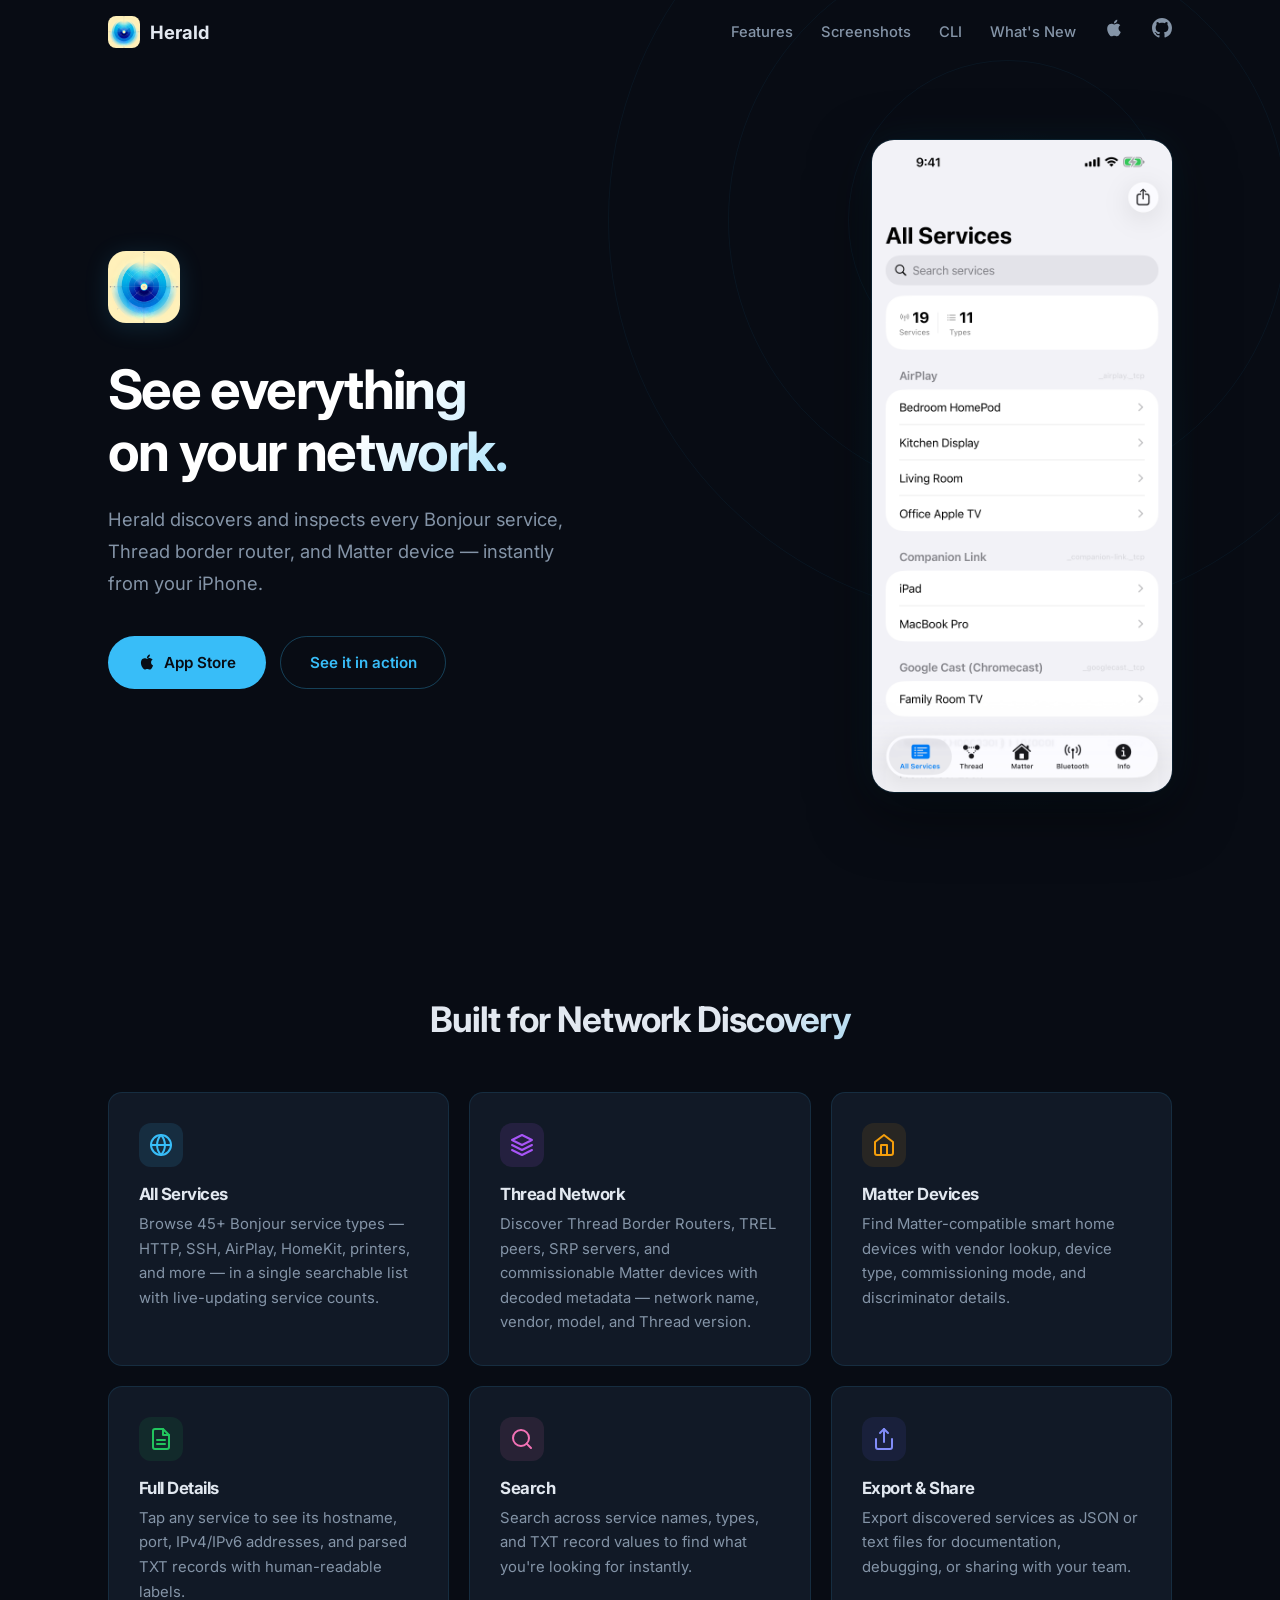
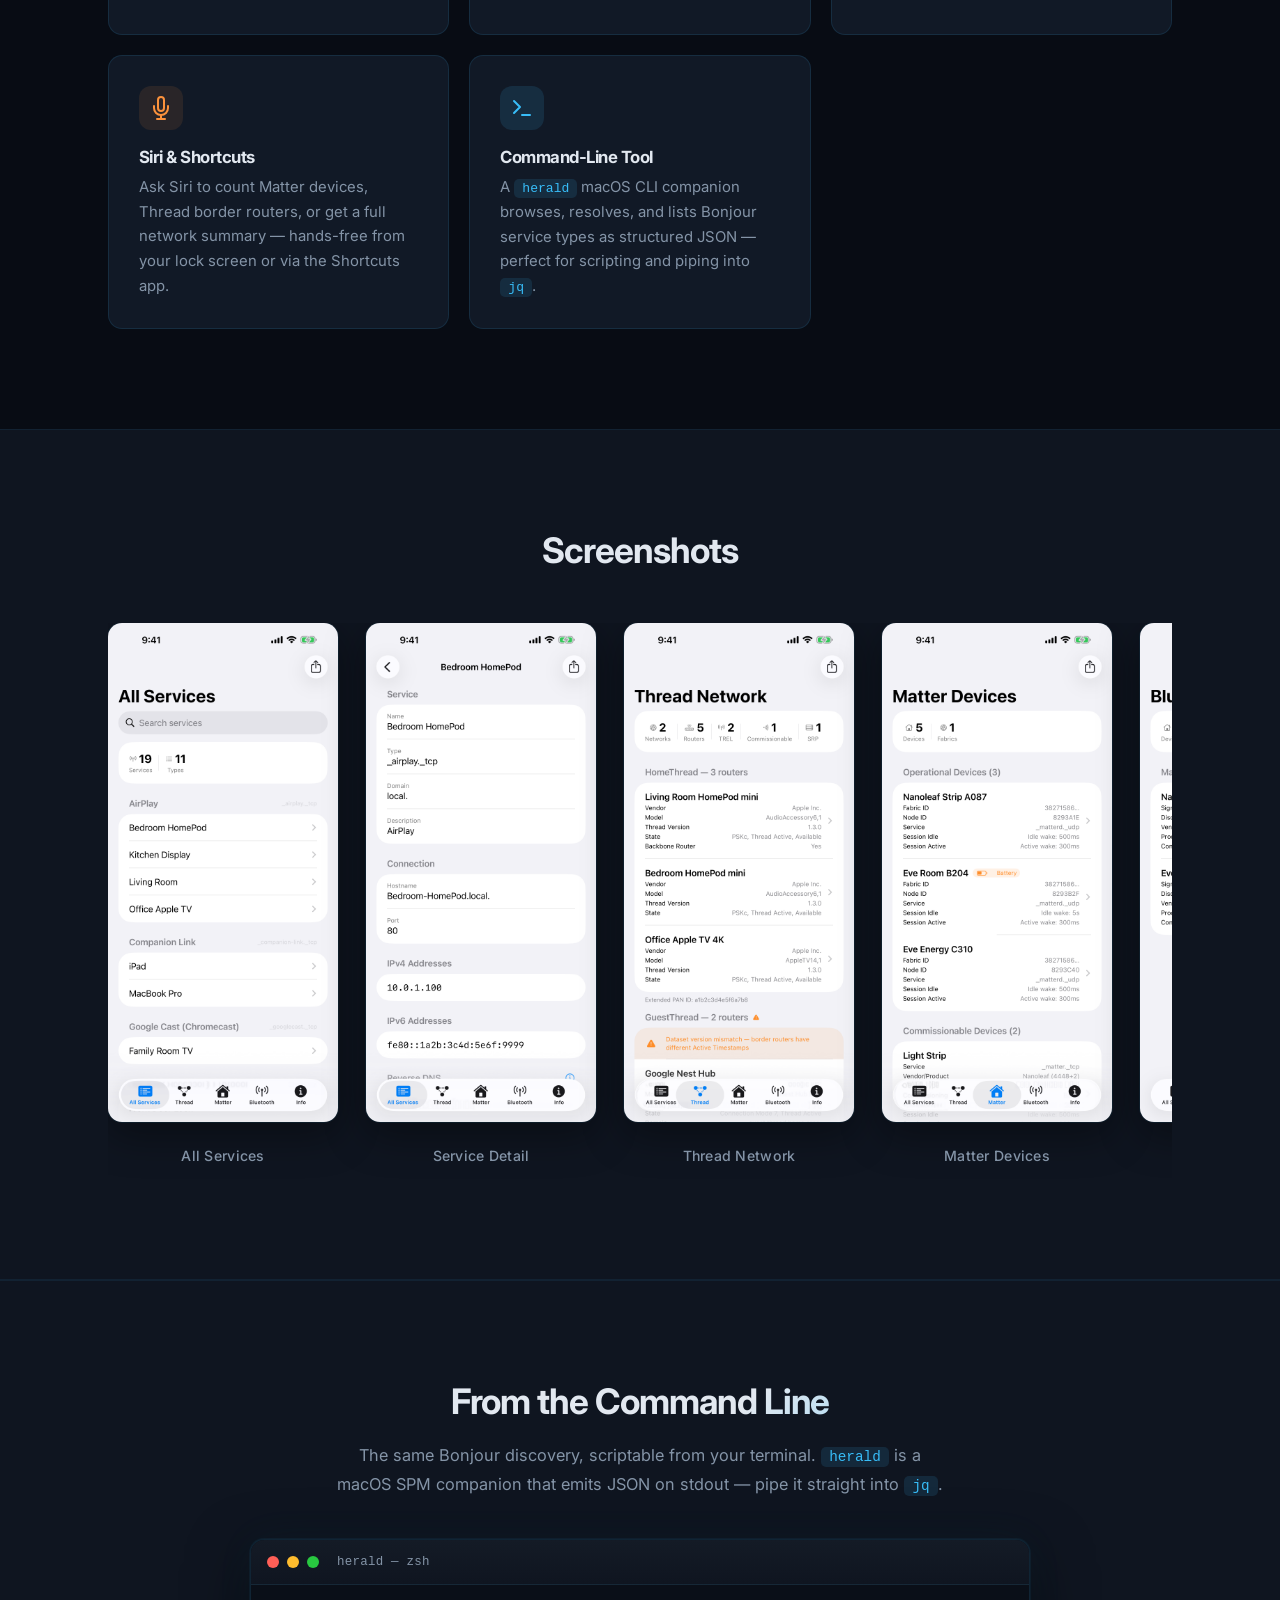
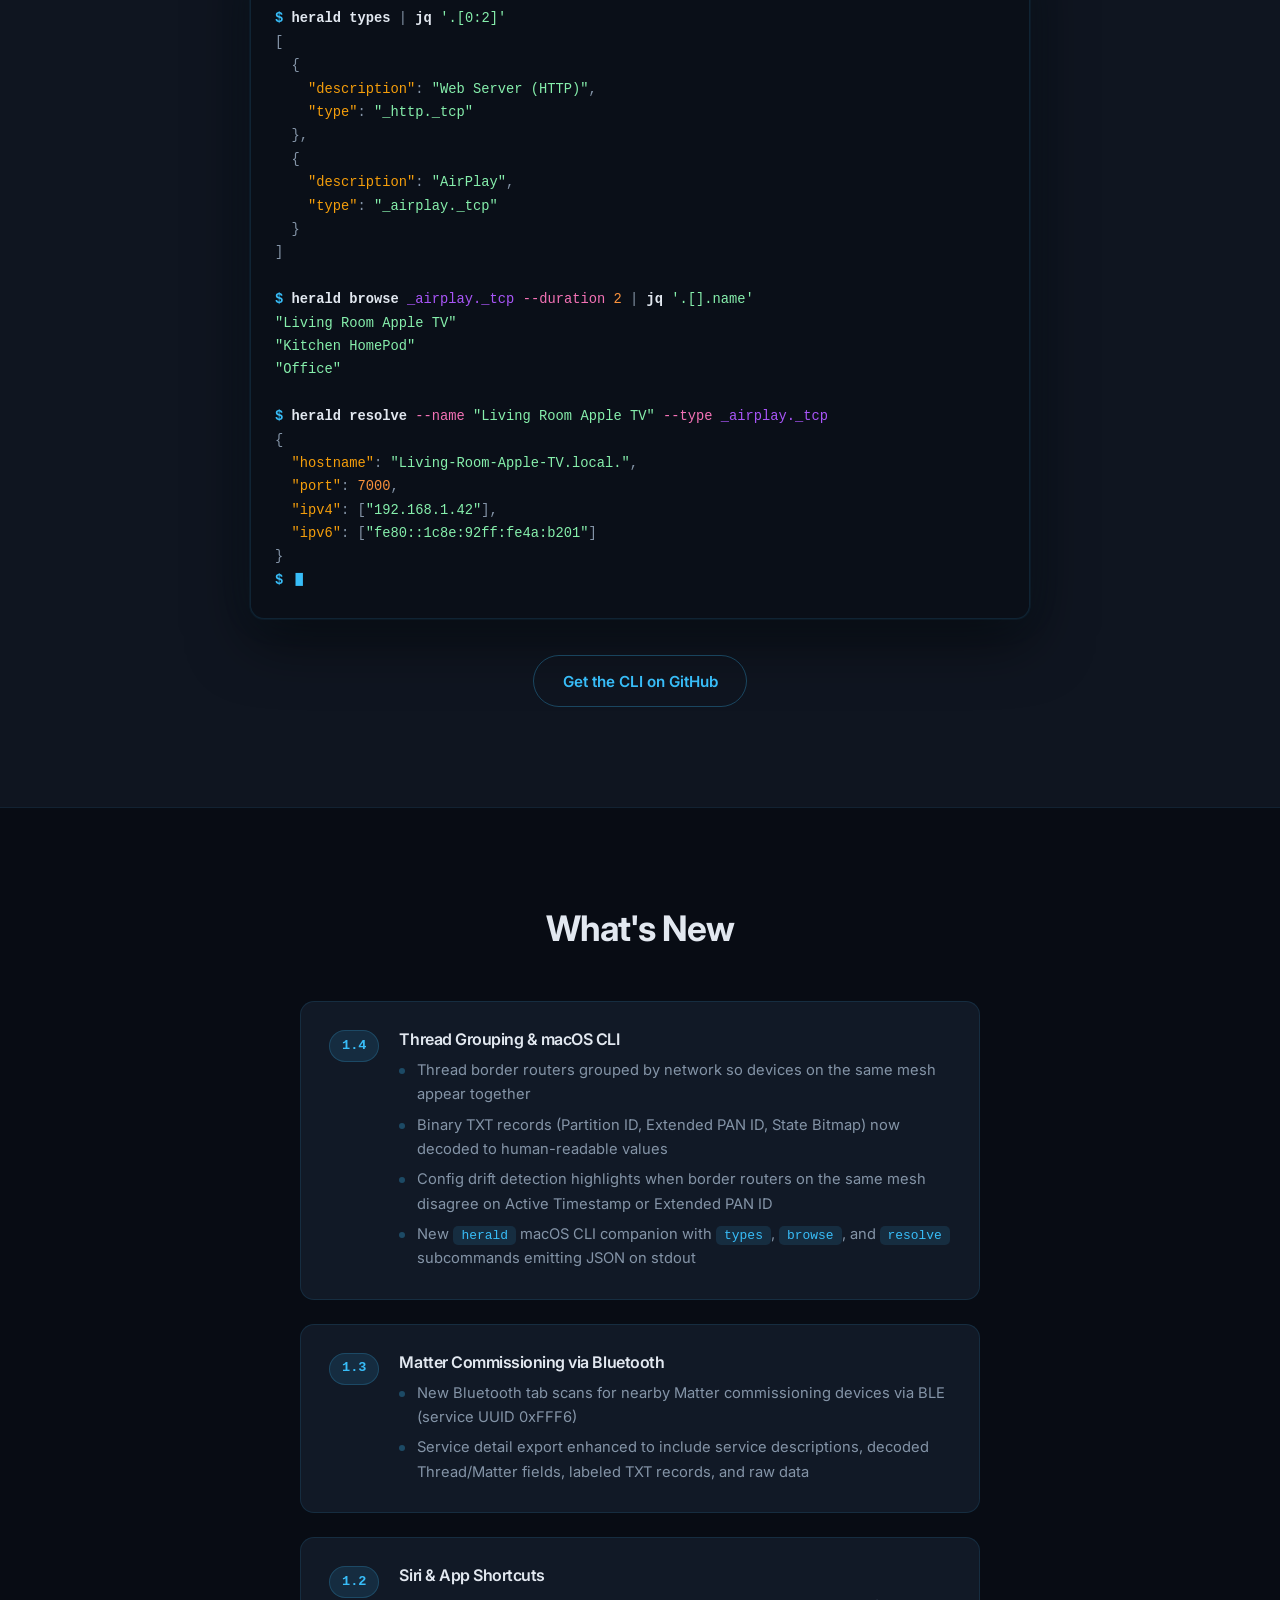
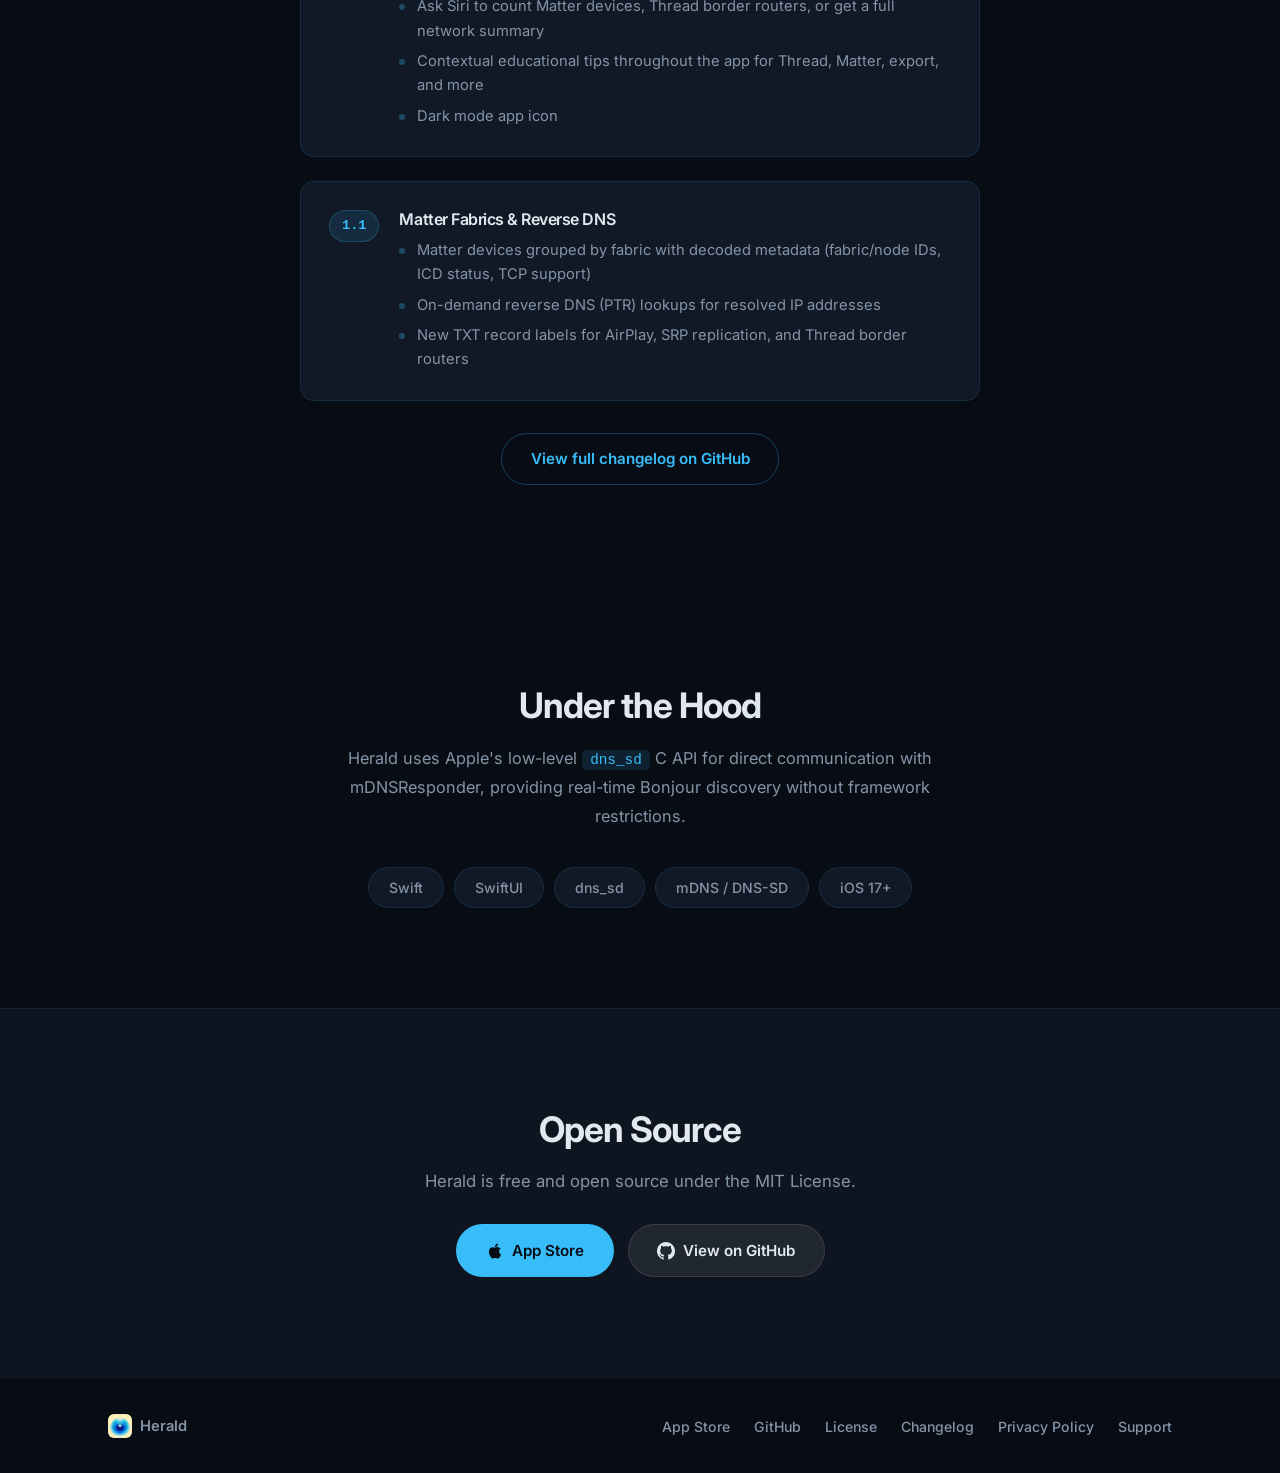
<file: docs/index.html>
<!DOCTYPE html>
<html lang="en">
<head>
  <meta charset="UTF-8">
  <meta name="viewport" content="width=device-width, initial-scale=1.0">
  <title>Herald - Bonjour Network Browser for iOS</title>
  <meta name="description" content="Herald discovers and inspects Bonjour services on your local network. Browse 45+ service types, Thread border routers, and Matter devices from your iPhone.">
  <link rel="icon" type="image/png" sizes="32x32" href="assets/icon/favicon-32.png">
  <link rel="apple-touch-icon" href="assets/icon/apple-touch-icon.png">
  <link rel="preconnect" href="https://fonts.googleapis.com">
  <link rel="preconnect" href="https://fonts.gstatic.com" crossorigin>
  <link rel="stylesheet" href="https://fonts.googleapis.com/css2?family=Inter:wght@400;500;600;700&display=swap">
  <link rel="stylesheet" href="style.css">
</head>
<body>

  <!-- Radar decoration (background) -->
  <div class="radar-bg" aria-hidden="true">
    <div class="radar-ring radar-ring-1"></div>
    <div class="radar-ring radar-ring-2"></div>
    <div class="radar-ring radar-ring-3"></div>
    <div class="radar-pulse"></div>
  </div>

  <!-- Nav -->
  <nav class="nav">
    <div class="container nav-inner">
      <a href="/" class="nav-brand">
        <img src="assets/icon/app-icon.png" alt="" width="32" height="32" class="nav-icon">
        <span>Herald</span>
      </a>
      <div class="nav-links">
        <a href="#features">Features</a>
        <a href="#screenshots">Screenshots</a>
        <a href="#cli">CLI</a>
        <a href="#whats-new">What's New</a>
        <a href="https://apps.apple.com/us/app/herald-bonjour-dns-sd/id6759459419" class="nav-appstore" aria-label="App Store">
          <svg width="20" height="20" viewBox="0 0 24 24" fill="currentColor"><path d="M18.71 19.5c-.83 1.24-1.71 2.45-3.05 2.47-1.34.03-1.77-.79-3.29-.79-1.53 0-2 .77-3.27.82-1.31.05-2.3-1.32-3.14-2.53C4.25 17 2.94 12.45 4.7 9.39c.87-1.52 2.43-2.48 4.12-2.51 1.28-.02 2.5.87 3.29.87.78 0 2.26-1.07 3.8-.91.65.03 2.47.26 3.64 1.98-.09.06-2.17 1.28-2.15 3.81.03 3.02 2.65 4.03 2.68 4.04-.03.07-.42 1.44-1.38 2.83M13 3.5c.73-.83 1.94-1.46 2.94-1.5.13 1.17-.34 2.35-1.04 3.19-.69.85-1.83 1.51-2.95 1.42-.15-1.15.41-2.35 1.05-3.11z"/></svg>
        </a>
        <a href="https://github.com/jessedc/herald-ios-bonjour-browser" class="nav-github" aria-label="GitHub">
          <svg width="20" height="20" viewBox="0 0 24 24" fill="currentColor"><path d="M12 0C5.37 0 0 5.37 0 12c0 5.31 3.435 9.795 8.205 11.385.6.105.825-.255.825-.57 0-.285-.015-1.23-.015-2.235-3.015.555-3.795-.735-4.035-1.41-.135-.345-.72-1.41-1.23-1.695-.42-.225-1.02-.78-.015-.795.945-.015 1.62.87 1.845 1.23 1.08 1.815 2.805 1.305 3.495.99.105-.78.42-1.305.765-1.605-2.67-.3-5.46-1.335-5.46-5.925 0-1.305.465-2.385 1.23-3.225-.12-.3-.54-1.53.12-3.18 0 0 1.005-.315 3.3 1.23.96-.27 1.98-.405 3-.405s2.04.135 3 .405c2.295-1.56 3.3-1.23 3.3-1.23.66 1.65.24 2.88.12 3.18.765.84 1.23 1.905 1.23 3.225 0 4.605-2.805 5.625-5.475 5.925.435.375.81 1.095.81 2.22 0 1.605-.015 2.895-.015 3.3 0 .315.225.69.825.57A12.02 12.02 0 0 0 24 12c0-6.63-5.37-12-12-12z"/></svg>
        </a>
      </div>
    </div>
  </nav>

  <!-- Hero -->
  <section class="hero">
    <div class="container">
      <div class="hero-content">
        <div class="hero-text">
          <div class="app-badge">
            <img src="assets/icon/app-icon.png" alt="Herald app icon" class="app-badge-icon" width="72" height="72">
          </div>
          <h1>See everything<br>on your network.</h1>
          <p class="tagline">Herald discovers and inspects every Bonjour service, Thread border router, and Matter device — instantly from your iPhone.</p>
          <div class="cta-row">
            <a href="https://apps.apple.com/us/app/herald-bonjour-dns-sd/id6759459419" class="btn btn-primary">
              <svg width="18" height="18" viewBox="0 0 24 24" fill="currentColor" style="margin-right:8px;vertical-align:-3px"><path d="M18.71 19.5c-.83 1.24-1.71 2.45-3.05 2.47-1.34.03-1.77-.79-3.29-.79-1.53 0-2 .77-3.27.82-1.31.05-2.3-1.32-3.14-2.53C4.25 17 2.94 12.45 4.7 9.39c.87-1.52 2.43-2.48 4.12-2.51 1.28-.02 2.5.87 3.29.87.78 0 2.26-1.07 3.8-.91.65.03 2.47.26 3.64 1.98-.09.06-2.17 1.28-2.15 3.81.03 3.02 2.65 4.03 2.68 4.04-.03.07-.42 1.44-1.38 2.83M13 3.5c.73-.83 1.94-1.46 2.94-1.5.13 1.17-.34 2.35-1.04 3.19-.69.85-1.83 1.51-2.95 1.42-.15-1.15.41-2.35 1.05-3.11z"/></svg>
              App Store
            </a>
            <a href="#screenshots" class="btn btn-ghost">See it in action</a>
          </div>
        </div>
        <div class="hero-phone">
          <div class="phone-frame">
            <div class="phone-glow"></div>
            <img src="assets/screenshots/01_AllServices.png" alt="Herald All Services screen showing 65 discovered Bonjour services" class="phone-screenshot">
          </div>
        </div>
      </div>
    </div>
  </section>

  <!-- Features -->
  <section class="features" id="features">
    <div class="container">
      <h2 class="section-title">Built for Network Discovery</h2>
      <div class="features-grid">
        <div class="feature-card">
          <div class="feature-icon">
            <svg width="24" height="24" viewBox="0 0 24 24" fill="none" stroke="currentColor" stroke-width="2" stroke-linecap="round" stroke-linejoin="round"><circle cx="12" cy="12" r="10"/><line x1="2" y1="12" x2="22" y2="12"/><path d="M12 2a15.3 15.3 0 0 1 4 10 15.3 15.3 0 0 1-4 10 15.3 15.3 0 0 1-4-10 15.3 15.3 0 0 1 4-10z"/></svg>
          </div>
          <h3>All Services</h3>
          <p>Browse 45+ Bonjour service types — HTTP, SSH, AirPlay, HomeKit, printers, and more — in a single searchable list with live-updating service counts.</p>
        </div>
        <div class="feature-card">
          <div class="feature-icon feature-icon--thread">
            <svg width="24" height="24" viewBox="0 0 24 24" fill="none" stroke="currentColor" stroke-width="2" stroke-linecap="round" stroke-linejoin="round"><path d="M12 2L2 7l10 5 10-5-10-5z"/><path d="M2 17l10 5 10-5"/><path d="M2 12l10 5 10-5"/></svg>
          </div>
          <h3>Thread Network</h3>
          <p>Discover Thread Border Routers, TREL peers, SRP servers, and commissionable Matter devices with decoded metadata — network name, vendor, model, and Thread version.</p>
        </div>
        <div class="feature-card">
          <div class="feature-icon feature-icon--matter">
            <svg width="24" height="24" viewBox="0 0 24 24" fill="none" stroke="currentColor" stroke-width="2" stroke-linecap="round" stroke-linejoin="round"><path d="M3 9l9-7 9 7v11a2 2 0 0 1-2 2H5a2 2 0 0 1-2-2z"/><polyline points="9 22 9 12 15 12 15 22"/></svg>
          </div>
          <h3>Matter Devices</h3>
          <p>Find Matter-compatible smart home devices with vendor lookup, device type, commissioning mode, and discriminator details.</p>
        </div>
        <div class="feature-card">
          <div class="feature-icon feature-icon--detail">
            <svg width="24" height="24" viewBox="0 0 24 24" fill="none" stroke="currentColor" stroke-width="2" stroke-linecap="round" stroke-linejoin="round"><path d="M14 2H6a2 2 0 0 0-2 2v16a2 2 0 0 0 2 2h12a2 2 0 0 0 2-2V8z"/><polyline points="14 2 14 8 20 8"/><line x1="16" y1="13" x2="8" y2="13"/><line x1="16" y1="17" x2="8" y2="17"/></svg>
          </div>
          <h3>Full Details</h3>
          <p>Tap any service to see its hostname, port, IPv4/IPv6 addresses, and parsed TXT records with human-readable labels.</p>
        </div>
        <div class="feature-card">
          <div class="feature-icon feature-icon--search">
            <svg width="24" height="24" viewBox="0 0 24 24" fill="none" stroke="currentColor" stroke-width="2" stroke-linecap="round" stroke-linejoin="round"><circle cx="11" cy="11" r="8"/><line x1="21" y1="21" x2="16.65" y2="16.65"/></svg>
          </div>
          <h3>Search</h3>
          <p>Search across service names, types, and TXT record values to find what you're looking for instantly.</p>
        </div>
        <div class="feature-card">
          <div class="feature-icon feature-icon--export">
            <svg width="24" height="24" viewBox="0 0 24 24" fill="none" stroke="currentColor" stroke-width="2" stroke-linecap="round" stroke-linejoin="round"><path d="M4 12v8a2 2 0 0 0 2 2h12a2 2 0 0 0 2-2v-8"/><polyline points="16 6 12 2 8 6"/><line x1="12" y1="2" x2="12" y2="15"/></svg>
          </div>
          <h3>Export & Share</h3>
          <p>Export discovered services as JSON or text files for documentation, debugging, or sharing with your team.</p>
        </div>
        <div class="feature-card">
          <div class="feature-icon feature-icon--siri">
            <svg width="24" height="24" viewBox="0 0 24 24" fill="none" stroke="currentColor" stroke-width="2" stroke-linecap="round" stroke-linejoin="round"><path d="M12 1a3 3 0 0 0-3 3v8a3 3 0 0 0 6 0V4a3 3 0 0 0-3-3z"/><path d="M19 10v2a7 7 0 0 1-14 0v-2"/><line x1="12" y1="19" x2="12" y2="23"/><line x1="8" y1="23" x2="16" y2="23"/></svg>
          </div>
          <h3>Siri & Shortcuts</h3>
          <p>Ask Siri to count Matter devices, Thread border routers, or get a full network summary — hands-free from your lock screen or via the Shortcuts app.</p>
        </div>
        <div class="feature-card">
          <div class="feature-icon feature-icon--cli">
            <svg width="24" height="24" viewBox="0 0 24 24" fill="none" stroke="currentColor" stroke-width="2" stroke-linecap="round" stroke-linejoin="round"><polyline points="4 17 10 11 4 5"/><line x1="12" y1="19" x2="20" y2="19"/></svg>
          </div>
          <h3>Command-Line Tool</h3>
          <p>A <code>herald</code> macOS CLI companion browses, resolves, and lists Bonjour service types as structured JSON — perfect for scripting and piping into <code>jq</code>.</p>
        </div>
      </div>
    </div>
  </section>

  <!-- Screenshots -->
  <section class="screenshots" id="screenshots">
    <div class="container">
      <h2 class="section-title">Screenshots</h2>
      <div class="screenshots-track">
        <div class="screenshot-item">
          <img src="assets/screenshots/01_AllServices.png" alt="All Services - browse every Bonjour service on your network" loading="lazy">
          <span class="screenshot-label">All Services</span>
        </div>
        <div class="screenshot-item">
          <img src="assets/screenshots/02_ServiceDetail.png" alt="Service Detail - hostname, IPs, port, and TXT records" loading="lazy">
          <span class="screenshot-label">Service Detail</span>
        </div>
        <div class="screenshot-item">
          <img src="assets/screenshots/03_ThreadNetwork.png" alt="Thread Network - border router discovery" loading="lazy">
          <span class="screenshot-label">Thread Network</span>
        </div>
        <div class="screenshot-item">
          <img src="assets/screenshots/04_MatterDevices.png" alt="Matter Devices - smart home device discovery" loading="lazy">
          <span class="screenshot-label">Matter Devices</span>
        </div>
        <div class="screenshot-item">
          <img src="assets/screenshots/05_Bluetooth.png" alt="Bluetooth - Matter commissioning device discovery via BLE" loading="lazy">
          <span class="screenshot-label">Bluetooth</span>
        </div>
        <div class="screenshot-item">
          <img src="assets/screenshots/06_TextExport.png" alt="Text Export - export service details as plain text or JSON" loading="lazy">
          <span class="screenshot-label">Text Export</span>
        </div>
      </div>
    </div>
  </section>

  <!-- CLI -->
  <section class="cli" id="cli">
    <div class="container">
      <h2 class="section-title">From the Command Line</h2>
      <p class="cli-intro">The same Bonjour discovery, scriptable from your terminal. <code>herald</code> is a macOS SPM companion that emits JSON on stdout — pipe it straight into <code>jq</code>.</p>
      <div class="terminal" role="img" aria-label="Example shell session using the herald CLI">
        <div class="terminal-titlebar">
          <span class="terminal-dot terminal-dot--red"></span>
          <span class="terminal-dot terminal-dot--yellow"></span>
          <span class="terminal-dot terminal-dot--green"></span>
          <span class="terminal-title">herald — zsh</span>
        </div>
<pre class="terminal-body"><span class="t-prompt">$</span> <span class="t-cmd">herald types</span> <span class="t-pipe">|</span> <span class="t-cmd">jq</span> <span class="t-str">'.[0:2]'</span>
<span class="t-out">[
  {
    <span class="t-key">"description"</span>: <span class="t-str">"Web Server (HTTP)"</span>,
    <span class="t-key">"type"</span>: <span class="t-str">"_http._tcp"</span>
  },
  {
    <span class="t-key">"description"</span>: <span class="t-str">"AirPlay"</span>,
    <span class="t-key">"type"</span>: <span class="t-str">"_airplay._tcp"</span>
  }
]</span>

<span class="t-prompt">$</span> <span class="t-cmd">herald browse</span> <span class="t-arg">_airplay._tcp</span> <span class="t-flag">--duration</span> <span class="t-num">2</span> <span class="t-pipe">|</span> <span class="t-cmd">jq</span> <span class="t-str">'.[].name'</span>
<span class="t-str">"Living Room Apple TV"</span>
<span class="t-str">"Kitchen HomePod"</span>
<span class="t-str">"Office"</span>

<span class="t-prompt">$</span> <span class="t-cmd">herald resolve</span> <span class="t-flag">--name</span> <span class="t-str">"Living Room Apple TV"</span> <span class="t-flag">--type</span> <span class="t-arg">_airplay._tcp</span>
<span class="t-out">{
  <span class="t-key">"hostname"</span>: <span class="t-str">"Living-Room-Apple-TV.local."</span>,
  <span class="t-key">"port"</span>: <span class="t-num">7000</span>,
  <span class="t-key">"ipv4"</span>: [<span class="t-str">"192.168.1.42"</span>],
  <span class="t-key">"ipv6"</span>: [<span class="t-str">"fe80::1c8e:92ff:fe4a:b201"</span>]
}</span>
<span class="t-prompt t-cursor">$ <span class="t-caret">&#9608;</span></span></pre>
      </div>
      <div class="cli-link">
        <a href="https://github.com/jessedc/herald-ios-bonjour-browser/tree/main/HeraldCLI" class="btn btn-ghost">
          Get the CLI on GitHub
        </a>
      </div>
    </div>
  </section>

  <!-- What's New -->
  <section class="whats-new" id="whats-new">
    <div class="container">
      <h2 class="section-title">What's New</h2>
      <div class="changelog">

        <div class="changelog-version">
          <span class="version-badge">1.4</span>
          <div class="version-content">
            <h3>Thread Grouping & macOS CLI</h3>
            <ul>
              <li>Thread border routers grouped by network so devices on the same mesh appear together</li>
              <li>Binary TXT records (Partition ID, Extended PAN ID, State Bitmap) now decoded to human-readable values</li>
              <li>Config drift detection highlights when border routers on the same mesh disagree on Active Timestamp or Extended PAN ID</li>
              <li>New <code>herald</code> macOS CLI companion with <code>types</code>, <code>browse</code>, and <code>resolve</code> subcommands emitting JSON on stdout</li>
            </ul>
          </div>
        </div>

        <div class="changelog-version">
          <span class="version-badge">1.3</span>
          <div class="version-content">
            <h3>Matter Commissioning via Bluetooth</h3>
            <ul>
              <li>New Bluetooth tab scans for nearby Matter commissioning devices via BLE (service UUID 0xFFF6)</li>
              <li>Service detail export enhanced to include service descriptions, decoded Thread/Matter fields, labeled TXT records, and raw data</li>
            </ul>
          </div>
        </div>

        <div class="changelog-version">
          <span class="version-badge">1.2</span>
          <div class="version-content">
            <h3>Siri & App Shortcuts</h3>
            <ul>
              <li>Ask Siri to count Matter devices, Thread border routers, or get a full network summary</li>
              <li>Contextual educational tips throughout the app for Thread, Matter, export, and more</li>
              <li>Dark mode app icon</li>
            </ul>
          </div>
        </div>

        <div class="changelog-version">
          <span class="version-badge">1.1</span>
          <div class="version-content">
            <h3>Matter Fabrics & Reverse DNS</h3>
            <ul>
              <li>Matter devices grouped by fabric with decoded metadata (fabric/node IDs, ICD status, TCP support)</li>
              <li>On-demand reverse DNS (PTR) lookups for resolved IP addresses</li>
              <li>New TXT record labels for AirPlay, SRP replication, and Thread border routers</li>
            </ul>
          </div>
        </div>

      </div>
      <div class="changelog-link">
        <a href="https://github.com/jessedc/herald-ios-bonjour-browser/blob/main/CHANGELOG.md" class="btn btn-ghost">
          View full changelog on GitHub
        </a>
      </div>
    </div>
  </section>

  <!-- Tech -->
  <section class="tech">
    <div class="container">
      <h2 class="section-title">Under the Hood</h2>
      <p class="tech-intro">Herald uses Apple's low-level <code>dns_sd</code> C API for direct communication with mDNSResponder, providing real-time Bonjour discovery without framework restrictions.</p>
      <div class="tech-pills">
        <span class="pill">Swift</span>
        <span class="pill">SwiftUI</span>
        <span class="pill">dns_sd</span>
        <span class="pill">mDNS / DNS-SD</span>
        <span class="pill">iOS 17+</span>
      </div>
    </div>
  </section>

  <!-- Open Source -->
  <section class="open-source">
    <div class="container">
      <h2 class="section-title">Open Source</h2>
      <p class="open-source-desc">Herald is free and open source under the MIT License.</p>
      <div class="cta-row cta-row-center">
        <a href="https://apps.apple.com/us/app/herald-bonjour-dns-sd/id6759459419" class="btn btn-primary">
          <svg width="18" height="18" viewBox="0 0 24 24" fill="currentColor" style="margin-right:8px;vertical-align:-3px"><path d="M18.71 19.5c-.83 1.24-1.71 2.45-3.05 2.47-1.34.03-1.77-.79-3.29-.79-1.53 0-2 .77-3.27.82-1.31.05-2.3-1.32-3.14-2.53C4.25 17 2.94 12.45 4.7 9.39c.87-1.52 2.43-2.48 4.12-2.51 1.28-.02 2.5.87 3.29.87.78 0 2.26-1.07 3.8-.91.65.03 2.47.26 3.64 1.98-.09.06-2.17 1.28-2.15 3.81.03 3.02 2.65 4.03 2.68 4.04-.03.07-.42 1.44-1.38 2.83M13 3.5c.73-.83 1.94-1.46 2.94-1.5.13 1.17-.34 2.35-1.04 3.19-.69.85-1.83 1.51-2.95 1.42-.15-1.15.41-2.35 1.05-3.11z"/></svg>
          App Store
        </a>
        <a href="https://github.com/jessedc/herald-ios-bonjour-browser" class="btn btn-secondary">
          <svg width="18" height="18" viewBox="0 0 24 24" fill="currentColor" style="margin-right:8px;vertical-align:-3px"><path d="M12 0C5.37 0 0 5.37 0 12c0 5.31 3.435 9.795 8.205 11.385.6.105.825-.255.825-.57 0-.285-.015-1.23-.015-2.235-3.015.555-3.795-.735-4.035-1.41-.135-.345-.72-1.41-1.23-1.695-.42-.225-1.02-.78-.015-.795.945-.015 1.62.87 1.845 1.23 1.08 1.815 2.805 1.305 3.495.99.105-.78.42-1.305.765-1.605-2.67-.3-5.46-1.335-5.46-5.925 0-1.305.465-2.385 1.23-3.225-.12-.3-.54-1.53.12-3.18 0 0 1.005-.315 3.3 1.23.96-.27 1.98-.405 3-.405s2.04.135 3 .405c2.295-1.56 3.3-1.23 3.3-1.23.66 1.65.24 2.88.12 3.18.765.84 1.23 1.905 1.23 3.225 0 4.605-2.805 5.625-5.475 5.925.435.375.81 1.095.81 2.22 0 1.605-.015 2.895-.015 3.3 0 .315.225.69.825.57A12.02 12.02 0 0 0 24 12c0-6.63-5.37-12-12-12z"/></svg>
          View on GitHub
        </a>
      </div>
    </div>
  </section>

  <!-- Footer -->
  <footer class="footer">
    <div class="container">
      <div class="footer-content">
        <div class="footer-brand">
          <img src="assets/icon/app-icon.png" alt="" width="24" height="24" class="footer-icon">
          <span>Herald</span>
        </div>
        <div class="footer-links">
          <a href="https://apps.apple.com/us/app/herald-bonjour-dns-sd/id6759459419">App Store</a>
          <a href="https://github.com/jessedc/herald-ios-bonjour-browser">GitHub</a>
          <a href="https://github.com/jessedc/herald-ios-bonjour-browser/blob/main/LICENSE">License</a>
          <a href="https://github.com/jessedc/herald-ios-bonjour-browser/blob/main/CHANGELOG.md">Changelog</a>
          <a href="privacy-policy">Privacy Policy</a>
          <a href="support">Support</a>
        </div>
      </div>
    </div>
  </footer>

  <script>
    // Navbar background on scroll
    const nav = document.querySelector('.nav');
    window.addEventListener('scroll', () => {
      nav.classList.toggle('nav--scrolled', window.scrollY > 40);
    }, { passive: true });
  </script>

</body>
</html>
</file>
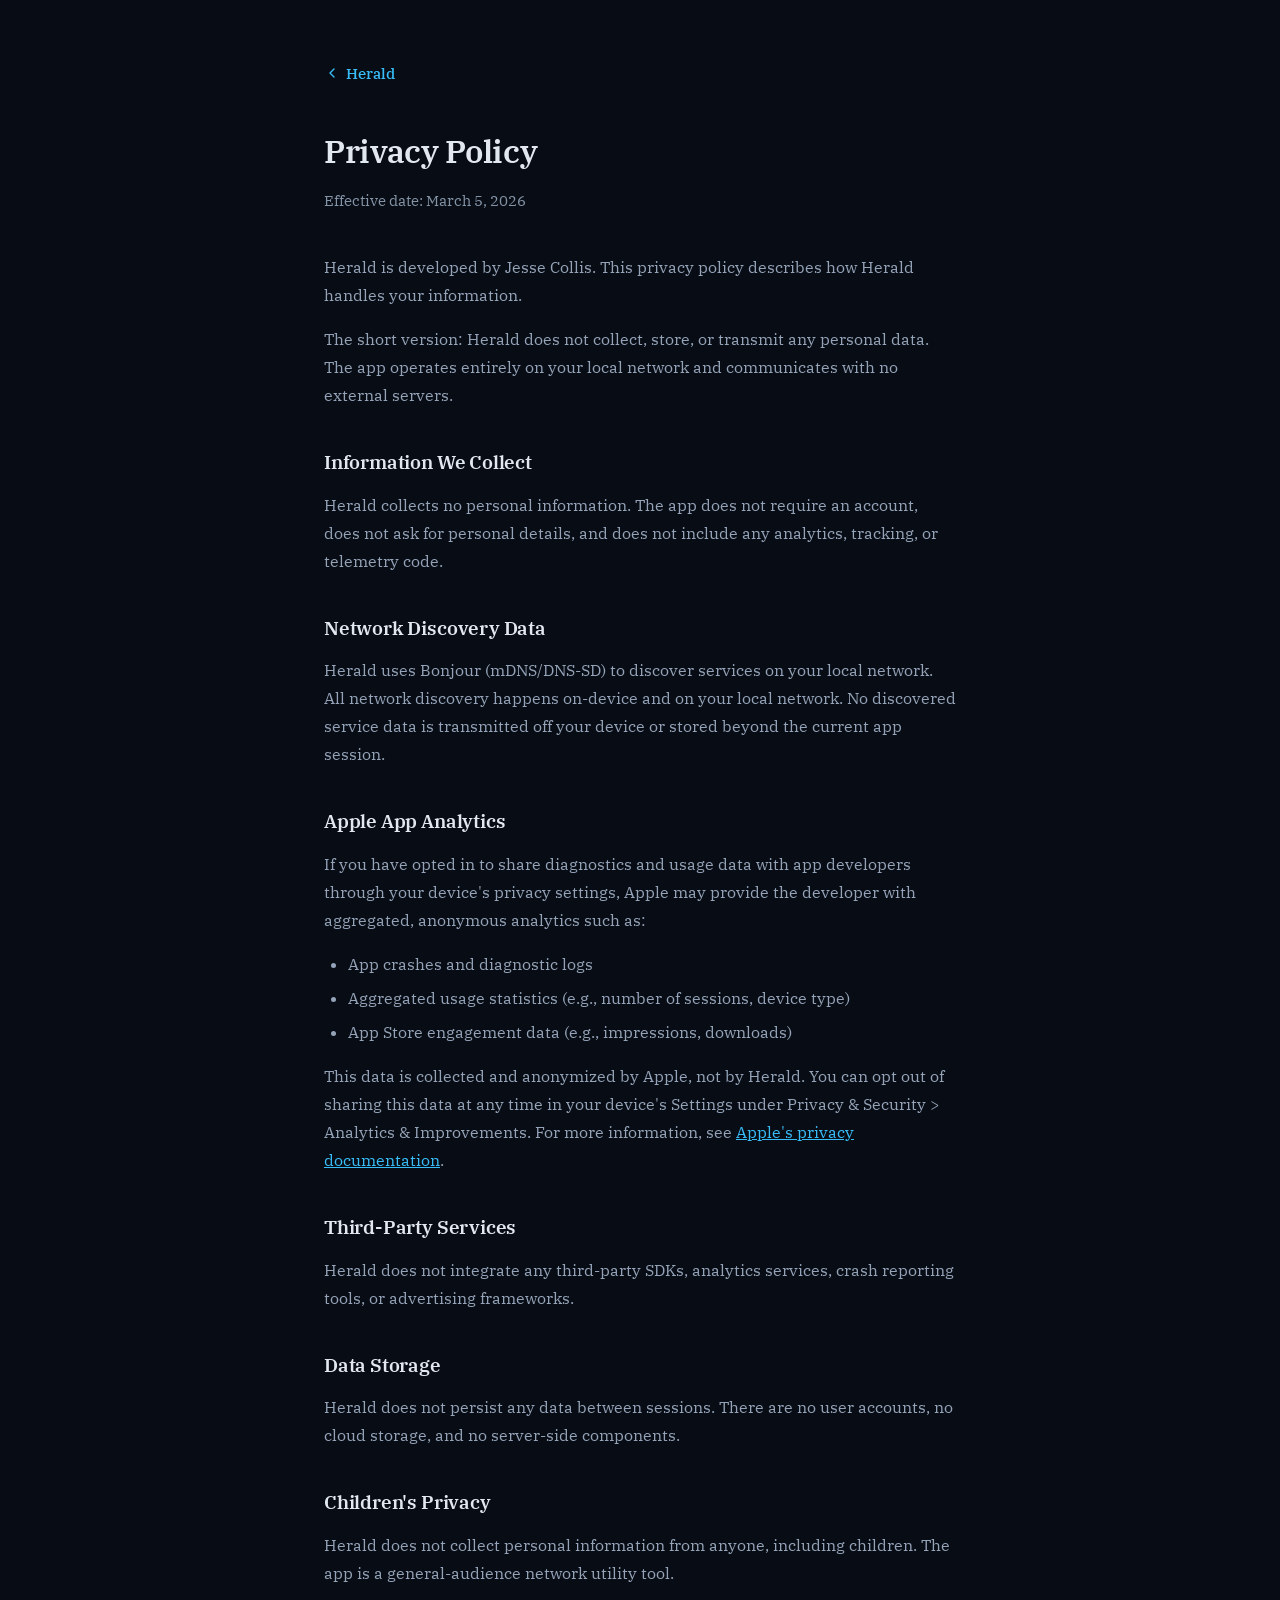
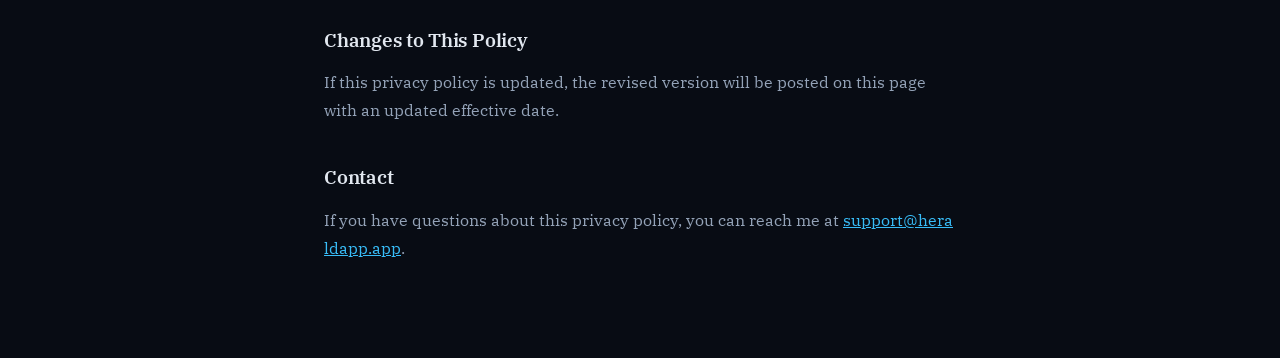
<file: docs/privacy-policy/index.html>
<!DOCTYPE html>
<html lang="en">
<head>
  <meta charset="UTF-8">
  <meta name="viewport" content="width=device-width, initial-scale=1.0">
  <title>Privacy Policy - Herald</title>
  <meta name="description" content="Privacy Policy for Herald, the Bonjour network browser for iOS.">
  <link rel="icon" type="image/png" sizes="32x32" href="../assets/icon/favicon-32.png">
  <link rel="apple-touch-icon" href="../assets/icon/apple-touch-icon.png">
  <link rel="preconnect" href="https://fonts.googleapis.com">
  <link rel="preconnect" href="https://fonts.gstatic.com" crossorigin>
  <link rel="stylesheet" href="https://fonts.googleapis.com/css2?family=IBM+Plex+Serif:ital,wght@0,400;0,500;0,600;1,400&display=swap">
  <style>
    *, *::before, *::after { margin: 0; padding: 0; box-sizing: border-box; }

    body {
      font-family: 'IBM Plex Serif', Georgia, serif;
      color: #e2e8f0;
      background: #080c14;
      line-height: 1.75;
      -webkit-font-smoothing: antialiased;
    }

    .container {
      max-width: 680px;
      margin: 0 auto;
      padding: 60px 24px 80px;
    }

    .back-link {
      display: inline-flex;
      align-items: center;
      gap: 6px;
      margin-bottom: 36px;
      color: #38bdf8;
      text-decoration: none;
      font-weight: 500;
      font-size: 0.95rem;
      transition: color 0.2s;
    }

    .back-link:hover { color: #5dcbfb; }

    h1 {
      font-family: 'IBM Plex Serif', Georgia, serif;
      font-size: 2rem;
      font-weight: 600;
      margin-bottom: 8px;
      letter-spacing: -0.01em;
      color: #e2e8f0;
    }

    .effective-date {
      color: #8494a7;
      font-size: 0.95rem;
      margin-bottom: 40px;
    }

    h2 {
      font-family: 'IBM Plex Serif', Georgia, serif;
      font-size: 1.2rem;
      font-weight: 600;
      margin-top: 36px;
      margin-bottom: 12px;
      color: #e2e8f0;
      letter-spacing: -0.01em;
    }

    p, ul {
      color: #94a3b8;
      margin-bottom: 16px;
    }

    ul {
      padding-left: 24px;
    }

    li {
      margin-bottom: 6px;
    }

    a {
      color: #38bdf8;
      transition: color 0.2s;
    }

    a:hover {
      color: #5dcbfb;
    }

    .contact-email {
      word-break: break-all;
    }

    code {
      background: rgba(56, 189, 248, 0.12);
      color: #38bdf8;
      padding: 2px 6px;
      border-radius: 4px;
      font-size: 0.88em;
    }
  </style>
</head>
<body>
  <div class="container">
    <a href="../" class="back-link">
      <svg width="16" height="16" viewBox="0 0 24 24" fill="none" stroke="currentColor" stroke-width="2" stroke-linecap="round" stroke-linejoin="round"><polyline points="15 18 9 12 15 6"/></svg>
      Herald
    </a>

    <h1>Privacy Policy</h1>
    <p class="effective-date">Effective date: March 5, 2026</p>

    <p>Herald is developed by Jesse Collis. This privacy policy describes how Herald handles your information.</p>

    <p>The short version: Herald does not collect, store, or transmit any personal data. The app operates entirely on your local network and communicates with no external servers.</p>

    <h2>Information We Collect</h2>
    <p>Herald collects no personal information. The app does not require an account, does not ask for personal details, and does not include any analytics, tracking, or telemetry code.</p>

    <h2>Network Discovery Data</h2>
    <p>Herald uses Bonjour (mDNS/DNS-SD) to discover services on your local network. All network discovery happens on-device and on your local network. No discovered service data is transmitted off your device or stored beyond the current app session.</p>

    <h2>Apple App Analytics</h2>
    <p>If you have opted in to share diagnostics and usage data with app developers through your device's privacy settings, Apple may provide the developer with aggregated, anonymous analytics such as:</p>
    <ul>
      <li>App crashes and diagnostic logs</li>
      <li>Aggregated usage statistics (e.g., number of sessions, device type)</li>
      <li>App Store engagement data (e.g., impressions, downloads)</li>
    </ul>
    <p>This data is collected and anonymized by Apple, not by Herald. You can opt out of sharing this data at any time in your device's Settings under Privacy &amp; Security > Analytics &amp; Improvements. For more information, see <a href="https://support.apple.com/en-us/102263" rel="noopener">Apple's privacy documentation</a>.</p>

    <h2>Third-Party Services</h2>
    <p>Herald does not integrate any third-party SDKs, analytics services, crash reporting tools, or advertising frameworks.</p>

    <h2>Data Storage</h2>
    <p>Herald does not persist any data between sessions. There are no user accounts, no cloud storage, and no server-side components.</p>

    <h2>Children's Privacy</h2>
    <p>Herald does not collect personal information from anyone, including children. The app is a general-audience network utility tool.</p>

    <h2>Changes to This Policy</h2>
    <p>If this privacy policy is updated, the revised version will be posted on this page with an updated effective date.</p>

    <h2>Contact</h2>
    <p>If you have questions about this privacy policy, you can reach me at <a href="mailto:support@heraldapp.app" class="contact-email">support@heraldapp.app</a>.</p>
  </div>
</body>
</html>
</file>
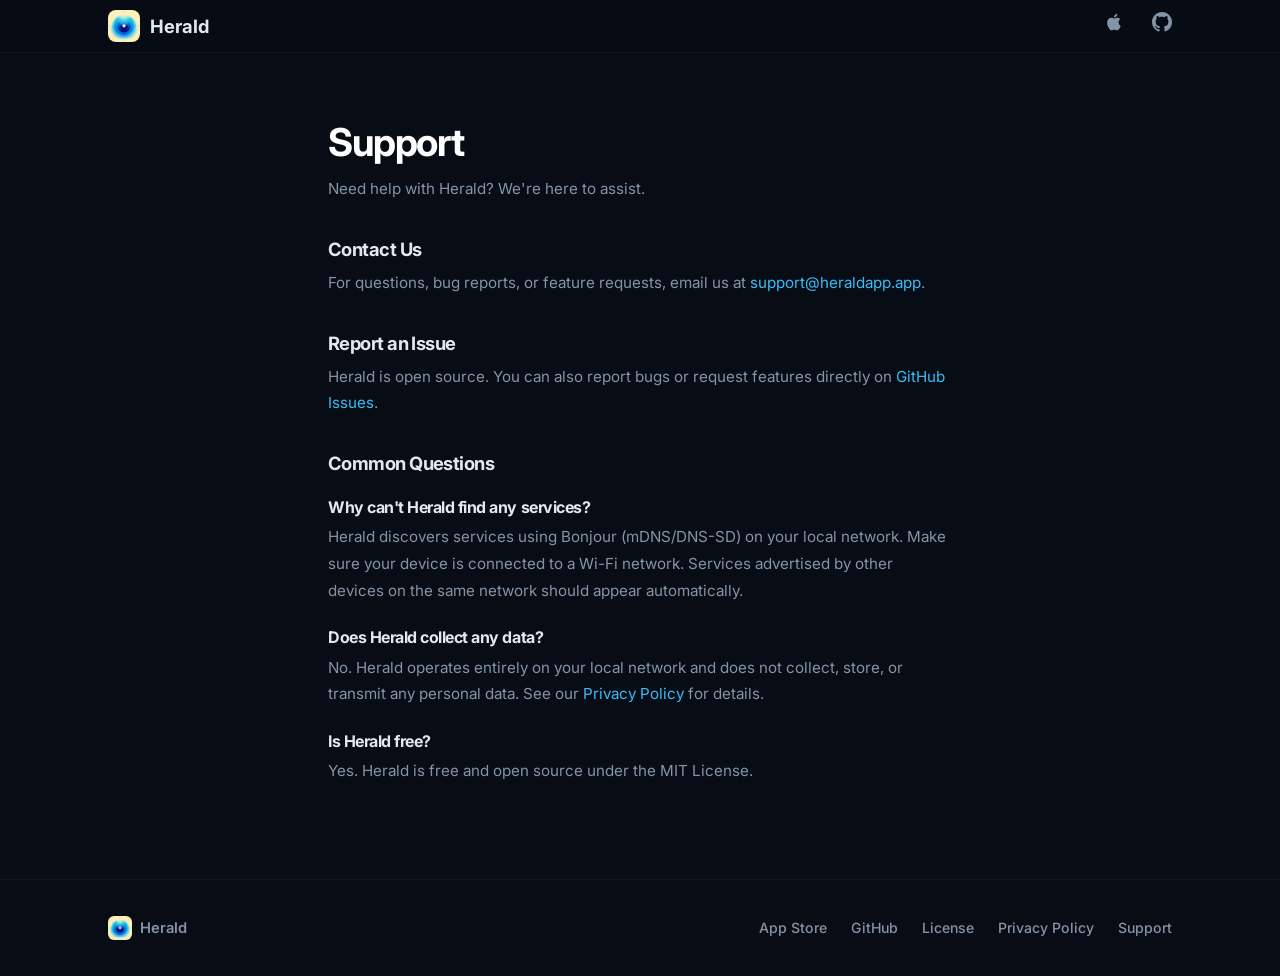
<file: docs/support/index.html>
<!DOCTYPE html>
<html lang="en">
<head>
  <meta charset="UTF-8">
  <meta name="viewport" content="width=device-width, initial-scale=1.0">
  <title>Support - Herald</title>
  <meta name="description" content="Get support for Herald, the Bonjour network browser for iOS.">
  <link rel="icon" type="image/png" sizes="32x32" href="../assets/icon/favicon-32.png">
  <link rel="apple-touch-icon" href="../assets/icon/apple-touch-icon.png">
  <link rel="preconnect" href="https://fonts.googleapis.com">
  <link rel="preconnect" href="https://fonts.gstatic.com" crossorigin>
  <link rel="stylesheet" href="https://fonts.googleapis.com/css2?family=Inter:wght@400;500;600;700&display=swap">
  <link rel="stylesheet" href="../style.css">
</head>
<body>

  <!-- Nav -->
  <nav class="nav nav--scrolled">
    <div class="container nav-inner">
      <a href="../" class="nav-brand">
        <img src="../assets/icon/app-icon.png" alt="" width="32" height="32" class="nav-icon">
        <span>Herald</span>
      </a>
      <div class="nav-links">
        <a href="https://apps.apple.com/us/app/herald-bonjour-dns-sd/id6759459419" class="nav-appstore" aria-label="App Store">
          <svg width="20" height="20" viewBox="0 0 24 24" fill="currentColor"><path d="M18.71 19.5c-.83 1.24-1.71 2.45-3.05 2.47-1.34.03-1.77-.79-3.29-.79-1.53 0-2 .77-3.27.82-1.31.05-2.3-1.32-3.14-2.53C4.25 17 2.94 12.45 4.7 9.39c.87-1.52 2.43-2.48 4.12-2.51 1.28-.02 2.5.87 3.29.87.78 0 2.26-1.07 3.8-.91.65.03 2.47.26 3.64 1.98-.09.06-2.17 1.28-2.15 3.81.03 3.02 2.65 4.03 2.68 4.04-.03.07-.42 1.44-1.38 2.83M13 3.5c.73-.83 1.94-1.46 2.94-1.5.13 1.17-.34 2.35-1.04 3.19-.69.85-1.83 1.51-2.95 1.42-.15-1.15.41-2.35 1.05-3.11z"/></svg>
        </a>
        <a href="https://github.com/jessedc/herald-ios-bonjour-browser" class="nav-github" aria-label="GitHub">
          <svg width="20" height="20" viewBox="0 0 24 24" fill="currentColor"><path d="M12 0C5.37 0 0 5.37 0 12c0 5.31 3.435 9.795 8.205 11.385.6.105.825-.255.825-.57 0-.285-.015-1.23-.015-2.235-3.015.555-3.795-.735-4.035-1.41-.135-.345-.72-1.41-1.23-1.695-.42-.225-1.02-.78-.015-.795.945-.015 1.62.87 1.845 1.23 1.08 1.815 2.805 1.305 3.495.99.105-.78.42-1.305.765-1.605-2.67-.3-5.46-1.335-5.46-5.925 0-1.305.465-2.385 1.23-3.225-.12-.3-.54-1.53.12-3.18 0 0 1.005-.315 3.3 1.23.96-.27 1.98-.405 3-.405s2.04.135 3 .405c2.295-1.56 3.3-1.23 3.3-1.23.66 1.65.24 2.88.12 3.18.765.84 1.23 1.905 1.23 3.225 0 4.605-2.805 5.625-5.475 5.925.435.375.81 1.095.81 2.22 0 1.605-.015 2.895-.015 3.3 0 .315.225.69.825.57A12.02 12.02 0 0 0 24 12c0-6.63-5.37-12-12-12z"/></svg>
        </a>
      </div>
    </div>
  </nav>

  <!-- Content -->
  <div class="content-page">
    <div class="container content-container">
      <h1 class="content-title">Support</h1>

      <p class="content-intro">Need help with Herald? We're here to assist.</p>

      <h2>Contact Us</h2>
      <p>For questions, bug reports, or feature requests, email us at <a href="mailto:support@heraldapp.app">support@heraldapp.app</a>.</p>

      <h2>Report an Issue</h2>
      <p>Herald is open source. You can also report bugs or request features directly on <a href="https://github.com/jessedc/herald-ios-bonjour-browser/issues">GitHub Issues</a>.</p>

      <h2>Common Questions</h2>

      <h3>Why can't Herald find any services?</h3>
      <p>Herald discovers services using Bonjour (mDNS/DNS-SD) on your local network. Make sure your device is connected to a Wi-Fi network. Services advertised by other devices on the same network should appear automatically.</p>

      <h3>Does Herald collect any data?</h3>
      <p>No. Herald operates entirely on your local network and does not collect, store, or transmit any personal data. See our <a href="../privacy-policy/">Privacy Policy</a> for details.</p>

      <h3>Is Herald free?</h3>
      <p>Yes. Herald is free and open source under the MIT License.</p>
    </div>
  </div>

  <!-- Footer -->
  <footer class="footer">
    <div class="container">
      <div class="footer-content">
        <div class="footer-brand">
          <img src="../assets/icon/app-icon.png" alt="" width="24" height="24" class="footer-icon">
          <span>Herald</span>
        </div>
        <div class="footer-links">
          <a href="https://apps.apple.com/us/app/herald-bonjour-dns-sd/id6759459419">App Store</a>
          <a href="https://github.com/jessedc/herald-ios-bonjour-browser">GitHub</a>
          <a href="https://github.com/jessedc/herald-ios-bonjour-browser/blob/main/LICENSE">License</a>
          <a href="../privacy-policy">Privacy Policy</a>
          <a href="./">Support</a>
        </div>
      </div>
    </div>
  </footer>

</body>
</html>
</file>
<file: docs/style.css>
/* ══════════════════════════════════════════════════
   Herald — Signal Intelligence
   Dark theme, radar-inspired, network discovery tool
   ══════════════════════════════════════════════════ */

/* ── Reset ──────────────────────────────────────── */
*, *::before, *::after {
  margin: 0;
  padding: 0;
  box-sizing: border-box;
}

/* ── Custom Properties ──────────────────────────── */
:root {
  --bg:          #080c14;
  --bg-surface:  #0f1520;
  --bg-card:     #111926;
  --text:        #e2e8f0;
  --text-muted:  #8494a7;
  --cyan:        #38bdf8;
  --cyan-dim:    rgba(56, 189, 248, 0.12);
  --cyan-glow:   rgba(56, 189, 248, 0.25);
  --amber:       #f59e0b;
  --amber-dim:   rgba(245, 158, 11, 0.10);
  --border:      rgba(56, 189, 248, 0.08);
  --border-card: rgba(56, 189, 248, 0.12);
  --radius:      14px;
  --radius-lg:   22px;
}

html {
  scroll-behavior: smooth;
  -webkit-text-size-adjust: 100%;
}

body {
  font-family: 'Inter', -apple-system, BlinkMacSystemFont, sans-serif;
  color: var(--text);
  background: var(--bg);
  line-height: 1.65;
  -webkit-font-smoothing: antialiased;
  overflow-x: hidden;
}

.container {
  max-width: 1120px;
  margin: 0 auto;
  padding: 0 28px;
}

/* ── Typography ─────────────────────────────────── */
h1, h2, h3 {
  font-family: 'Inter', sans-serif;
  font-weight: 700;
  letter-spacing: -0.03em;
  line-height: 1.15;
}

.section-title {
  font-size: clamp(1.6rem, 4vw, 2.2rem);
  text-align: center;
  margin-bottom: 1.2rem;
  background: linear-gradient(135deg, var(--text) 60%, var(--cyan));
  -webkit-background-clip: text;
  -webkit-text-fill-color: transparent;
  background-clip: text;
}

code {
  background: var(--cyan-dim);
  color: var(--cyan);
  padding: 2px 8px;
  border-radius: 5px;
  font-size: 0.88em;
  font-family: 'SF Mono', 'Fira Code', monospace;
}

/* ── Radar Background ───────────────────────────── */
.radar-bg {
  position: fixed;
  top: -20vh;
  right: -10vw;
  width: 70vw;
  height: 70vw;
  max-width: 800px;
  max-height: 800px;
  pointer-events: none;
  z-index: 0;
}

.radar-ring {
  position: absolute;
  border-radius: 50%;
  border: 1px solid rgba(56, 189, 248, 0.06);
  top: 50%;
  left: 50%;
  transform: translate(-50%, -50%);
}

.radar-ring-1 { width: 40%; height: 40%; }
.radar-ring-2 { width: 70%; height: 70%; }
.radar-ring-3 { width: 100%; height: 100%; }

.radar-pulse {
  position: absolute;
  top: 50%;
  left: 50%;
  width: 6px;
  height: 6px;
  background: var(--cyan);
  border-radius: 50%;
  transform: translate(-50%, -50%);
  box-shadow: 0 0 20px var(--cyan-glow), 0 0 60px var(--cyan-dim);
  animation: pulse 3s ease-in-out infinite;
}

@keyframes pulse {
  0%, 100% { opacity: 0.6; box-shadow: 0 0 20px var(--cyan-glow), 0 0 60px var(--cyan-dim); }
  50%      { opacity: 1;   box-shadow: 0 0 30px var(--cyan-glow), 0 0 100px var(--cyan-dim); }
}

/* ── Nav ────────────────────────────────────────── */
.nav {
  position: fixed;
  top: 0;
  left: 0;
  right: 0;
  z-index: 100;
  padding: 16px 0;
  transition: background 0.3s, backdrop-filter 0.3s, padding 0.3s;
}

.nav--scrolled {
  background: rgba(8, 12, 20, 0.85);
  backdrop-filter: blur(16px);
  -webkit-backdrop-filter: blur(16px);
  padding: 10px 0;
  border-bottom: 1px solid var(--border);
}

.nav-inner {
  display: flex;
  align-items: center;
  justify-content: space-between;
}

.nav-brand {
  display: flex;
  align-items: center;
  gap: 10px;
  text-decoration: none;
  color: var(--text);
  font-family: 'Inter', sans-serif;
  font-weight: 700;
  font-size: 1.15rem;
}

.nav-icon {
  border-radius: 8px;
}

.nav-links {
  display: flex;
  align-items: center;
  gap: 28px;
}

.nav-links a {
  color: var(--text-muted);
  text-decoration: none;
  font-size: 0.92rem;
  font-weight: 500;
  transition: color 0.2s;
}

.nav-links a:hover {
  color: var(--cyan);
}

.nav-appstore,
.nav-github {
  color: var(--text-muted);
  transition: color 0.2s;
}

.nav-appstore:hover,
.nav-github:hover {
  color: var(--cyan);
}

/* ── Buttons ────────────────────────────────────── */
.btn {
  display: inline-flex;
  align-items: center;
  padding: 14px 30px;
  border-radius: 100px;
  font-family: 'Inter', sans-serif;
  font-weight: 600;
  font-size: 0.95rem;
  text-decoration: none;
  transition: all 0.25s ease;
  border: none;
  cursor: pointer;
}

.btn:active {
  transform: scale(0.97);
}

.btn-primary {
  background: var(--cyan);
  color: #080c14;
}

.btn-primary:hover {
  background: #5dcbfb;
  box-shadow: 0 4px 24px var(--cyan-glow);
}

.btn-ghost {
  background: transparent;
  color: var(--cyan);
  border: 1.5px solid rgba(56, 189, 248, 0.3);
  padding: 12.5px 28.5px;
}

.btn-ghost:hover {
  border-color: var(--cyan);
  background: var(--cyan-dim);
}

.btn-secondary {
  background: rgba(255, 255, 255, 0.08);
  color: var(--text);
  border: 1.5px solid rgba(255, 255, 255, 0.1);
  padding: 12.5px 28.5px;
}

.btn-secondary:hover {
  background: rgba(255, 255, 255, 0.14);
  border-color: rgba(255, 255, 255, 0.2);
}

/* ── Hero ───────────────────────────────────────── */
.hero {
  padding: 140px 0 100px;
  position: relative;
  z-index: 1;
}

.hero-content {
  display: flex;
  align-items: center;
  gap: 80px;
}

.hero-text {
  flex: 1;
  min-width: 0;
}

.app-badge {
  margin-bottom: 28px;
}

.app-badge-icon {
  border-radius: 18px;
  box-shadow: 0 4px 24px rgba(56, 189, 248, 0.15);
}

h1 {
  font-size: clamp(2.2rem, 5.5vw, 3.4rem);
  margin-bottom: 20px;
  background: linear-gradient(135deg, #ffffff 40%, var(--cyan));
  -webkit-background-clip: text;
  -webkit-text-fill-color: transparent;
  background-clip: text;
}

.tagline {
  font-size: 1.15rem;
  color: var(--text-muted);
  line-height: 1.75;
  margin-bottom: 36px;
  max-width: 480px;
}

.cta-row {
  display: flex;
  gap: 14px;
  flex-wrap: wrap;
}

.cta-row-center {
  justify-content: center;
}

/* Phone */
.hero-phone {
  flex-shrink: 0;
  width: 300px;
  position: relative;
}

.phone-frame {
  position: relative;
}

.phone-glow {
  position: absolute;
  inset: -30px;
  background: radial-gradient(ellipse at center, var(--cyan-glow) 0%, transparent 70%);
  border-radius: 50%;
  z-index: -1;
  opacity: 0.5;
  animation: phone-glow 4s ease-in-out infinite alternate;
}

@keyframes phone-glow {
  0%   { opacity: 0.3; transform: scale(0.95); }
  100% { opacity: 0.6; transform: scale(1.05); }
}

.phone-screenshot {
  width: 100%;
  height: auto;
  border-radius: var(--radius-lg);
  box-shadow:
    0 0 0 1px rgba(56, 189, 248, 0.1),
    0 20px 60px rgba(0, 0, 0, 0.5),
    0 0 40px rgba(56, 189, 248, 0.08);
}

/* ── Features ───────────────────────────────────── */
.features {
  padding: 100px 0;
  position: relative;
  z-index: 1;
}

.features-grid {
  display: grid;
  grid-template-columns: repeat(3, 1fr);
  gap: 20px;
  margin-top: 52px;
}

.feature-card {
  background: var(--bg-card);
  border: 1px solid var(--border-card);
  border-radius: var(--radius);
  padding: 30px;
  transition: border-color 0.3s, box-shadow 0.3s, transform 0.3s;
}

.feature-card:hover {
  border-color: rgba(56, 189, 248, 0.25);
  box-shadow: 0 8px 32px rgba(56, 189, 248, 0.08);
  transform: translateY(-2px);
}

.feature-icon {
  width: 44px;
  height: 44px;
  border-radius: 12px;
  background: var(--cyan-dim);
  color: var(--cyan);
  display: flex;
  align-items: center;
  justify-content: center;
  margin-bottom: 18px;
}

.feature-icon--thread {
  background: rgba(168, 85, 247, 0.12);
  color: #a855f7;
}

.feature-icon--matter {
  background: var(--amber-dim);
  color: var(--amber);
}

.feature-icon--detail {
  background: rgba(34, 197, 94, 0.10);
  color: #22c55e;
}

.feature-icon--search {
  background: rgba(244, 114, 182, 0.10);
  color: #f472b6;
}

.feature-icon--export {
  background: rgba(99, 102, 241, 0.10);
  color: #818cf8;
}

.feature-icon--siri {
  background: rgba(251, 146, 60, 0.10);
  color: #fb923c;
}

.feature-icon--cli {
  background: rgba(56, 189, 248, 0.12);
  color: var(--cyan);
}

.feature-card h3 {
  font-size: 1.05rem;
  margin-bottom: 8px;
  color: var(--text);
}

.feature-card p {
  color: var(--text-muted);
  font-size: 0.93rem;
  line-height: 1.65;
}

/* ── Screenshots ────────────────────────────────── */
.screenshots {
  padding: 100px 0;
  background: var(--bg-surface);
  border-top: 1px solid var(--border);
  border-bottom: 1px solid var(--border);
  position: relative;
  z-index: 1;
}

.screenshots-track {
  display: flex;
  gap: 28px;
  margin-top: 52px;
  justify-content: flex-start;
  overflow-x: auto;
  scroll-snap-type: x mandatory;
  -webkit-overflow-scrolling: touch;
  padding-bottom: 12px;

  /* Hide scrollbar but keep functionality */
  scrollbar-width: none;
  -ms-overflow-style: none;
}

.screenshots-track::-webkit-scrollbar {
  display: none;
}

.screenshot-item {
  flex-shrink: 0;
  scroll-snap-align: start;
  text-align: center;
}

.screenshot-item img {
  width: 230px;
  height: auto;
  border-radius: var(--radius);
  box-shadow:
    0 0 0 1px rgba(56, 189, 248, 0.08),
    0 12px 40px rgba(0, 0, 0, 0.4);
}

.screenshot-label {
  display: block;
  margin-top: 14px;
  font-weight: 500;
  color: var(--text-muted);
  font-size: 0.88rem;
  letter-spacing: 0.02em;
}

/* ── CLI / Terminal ─────────────────────────────── */
.cli {
  padding: 100px 0;
  background: var(--bg-surface);
  border-top: 1px solid var(--border);
  border-bottom: 1px solid var(--border);
  position: relative;
  z-index: 1;
}

.cli-intro {
  color: var(--text-muted);
  max-width: 620px;
  margin: 0 auto 40px;
  text-align: center;
  font-size: 1.02rem;
  line-height: 1.75;
}

.terminal {
  max-width: 780px;
  margin: 0 auto;
  background: #0a0f18;
  border: 1px solid var(--border-card);
  border-radius: var(--radius);
  box-shadow:
    0 0 0 1px rgba(56, 189, 248, 0.06),
    0 20px 60px rgba(0, 0, 0, 0.55),
    0 0 40px rgba(56, 189, 248, 0.05);
  overflow: hidden;
}

.terminal-titlebar {
  display: flex;
  align-items: center;
  gap: 8px;
  padding: 12px 16px;
  background: linear-gradient(180deg, #141b26, #0f1520);
  border-bottom: 1px solid var(--border);
}

.terminal-dot {
  width: 12px;
  height: 12px;
  border-radius: 50%;
  display: inline-block;
}

.terminal-dot--red    { background: #ff5f57; }
.terminal-dot--yellow { background: #febc2e; }
.terminal-dot--green  { background: #28c840; }

.terminal-title {
  margin-left: 10px;
  color: var(--text-muted);
  font-family: 'SF Mono', 'Fira Code', monospace;
  font-size: 0.78rem;
  letter-spacing: 0.02em;
}

.terminal-body {
  margin: 0;
  padding: 22px 24px 26px;
  font-family: 'SF Mono', 'Fira Code', 'Menlo', monospace;
  font-size: 0.86rem;
  line-height: 1.7;
  color: var(--text);
  overflow-x: auto;
  white-space: pre;
  tab-size: 2;
}

.t-prompt { color: var(--cyan); font-weight: 600; }
.t-cmd    { color: var(--text); font-weight: 600; }
.t-arg    { color: #a855f7; }
.t-flag   { color: #f472b6; }
.t-str    { color: #86efac; }
.t-key    { color: var(--amber); }
.t-num    { color: #fb923c; }
.t-pipe   { color: var(--text-muted); }
.t-out    { color: var(--text-muted); }
.t-out .t-key,
.t-out .t-str,
.t-out .t-num { opacity: 1; }

.t-cursor { display: inline-flex; align-items: center; gap: 4px; }
.t-caret {
  display: inline-block;
  color: var(--cyan);
  animation: blink 1.1s steps(2, start) infinite;
  font-size: 0.9em;
  line-height: 1;
}

@keyframes blink {
  to { visibility: hidden; }
}

.cli-link {
  text-align: center;
  margin-top: 36px;
}

/* ── What's New (Changelog) ─────────────────────── */
.whats-new {
  padding: 100px 0;
  position: relative;
  z-index: 1;
}

.changelog {
  max-width: 680px;
  margin: 52px auto 0;
  display: flex;
  flex-direction: column;
  gap: 24px;
}

.changelog-version {
  display: flex;
  gap: 20px;
  align-items: flex-start;
  background: var(--bg-card);
  border: 1px solid var(--border-card);
  border-radius: var(--radius);
  padding: 28px;
  transition: border-color 0.3s, box-shadow 0.3s;
}

.changelog-version:hover {
  border-color: rgba(56, 189, 248, 0.25);
  box-shadow: 0 8px 32px rgba(56, 189, 248, 0.08);
}

.version-badge {
  flex-shrink: 0;
  display: inline-flex;
  align-items: center;
  justify-content: center;
  min-width: 48px;
  height: 32px;
  padding: 0 12px;
  background: var(--cyan-dim);
  color: var(--cyan);
  font-family: 'SF Mono', 'Fira Code', monospace;
  font-size: 0.85rem;
  font-weight: 600;
  border-radius: 100px;
  border: 1px solid rgba(56, 189, 248, 0.2);
}

.version-content h3 {
  font-size: 1rem;
  color: var(--text);
  margin-bottom: 10px;
  font-weight: 600;
}

.version-content ul {
  list-style: none;
  padding: 0;
  margin: 0;
}

.version-content li {
  color: var(--text-muted);
  font-size: 0.92rem;
  line-height: 1.65;
  padding-left: 18px;
  position: relative;
  margin-bottom: 6px;
}

.version-content li::before {
  content: '';
  position: absolute;
  left: 0;
  top: 10px;
  width: 6px;
  height: 6px;
  border-radius: 50%;
  background: rgba(56, 189, 248, 0.3);
}

.version-content li:last-child {
  margin-bottom: 0;
}

.changelog-link {
  text-align: center;
  margin-top: 32px;
}

/* ── Tech ───────────────────────────────────────── */
.tech {
  padding: 100px 0;
  text-align: center;
  position: relative;
  z-index: 1;
}

.tech-intro {
  color: var(--text-muted);
  max-width: 620px;
  margin: 0 auto 36px;
  font-size: 1.02rem;
  line-height: 1.75;
}

.tech-pills {
  display: flex;
  flex-wrap: wrap;
  gap: 10px;
  justify-content: center;
}

.pill {
  background: var(--bg-card);
  border: 1px solid var(--border-card);
  padding: 8px 20px;
  border-radius: 100px;
  font-size: 0.88rem;
  font-weight: 500;
  color: var(--text-muted);
  transition: border-color 0.2s, color 0.2s;
}

.pill:hover {
  border-color: rgba(56, 189, 248, 0.3);
  color: var(--cyan);
}

/* ── Open Source ─────────────────────────────────── */
.open-source {
  padding: 100px 0;
  background: var(--bg-surface);
  text-align: center;
  border-top: 1px solid var(--border);
  position: relative;
  z-index: 1;
}

.open-source-desc {
  color: var(--text-muted);
  margin-bottom: 28px;
  font-size: 1.05rem;
}

/* ── Footer ─────────────────────────────────────── */
.footer {
  padding: 36px 0;
  border-top: 1px solid var(--border);
  position: relative;
  z-index: 1;
}

.footer-content {
  display: flex;
  align-items: center;
  justify-content: space-between;
}

.footer-brand {
  display: flex;
  align-items: center;
  gap: 8px;
  color: var(--text-muted);
  font-family: 'Inter', sans-serif;
  font-weight: 600;
  font-size: 0.92rem;
}

.footer-icon {
  border-radius: 6px;
}

.footer-links {
  display: flex;
  gap: 24px;
}

.footer-links a {
  color: var(--text-muted);
  text-decoration: none;
  font-size: 0.88rem;
  font-weight: 500;
  transition: color 0.2s;
}

.footer-links a:hover {
  color: var(--cyan);
}

/* ── Content Pages (support, etc.) ──────────────── */
.content-page {
  padding: 120px 0 80px;
  position: relative;
  z-index: 1;
}

.content-container {
  max-width: 680px;
}

.content-title {
  font-size: clamp(1.8rem, 4vw, 2.4rem);
  margin-bottom: 12px;
  background: linear-gradient(135deg, #ffffff 40%, var(--cyan));
  -webkit-background-clip: text;
  -webkit-text-fill-color: transparent;
  background-clip: text;
}

.content-intro {
  font-size: 1.1rem;
  color: var(--text-muted);
  margin-bottom: 40px;
}

.content-page h2 {
  font-size: 1.15rem;
  margin-top: 36px;
  margin-bottom: 10px;
  color: var(--text);
}

.content-page h3 {
  font-size: 1rem;
  margin-top: 24px;
  margin-bottom: 8px;
  color: var(--text);
}

.content-page p {
  color: var(--text-muted);
  font-size: 0.95rem;
  line-height: 1.75;
  margin-bottom: 14px;
}

.content-page a {
  color: var(--cyan);
  text-decoration: none;
  transition: color 0.2s;
}

.content-page a:hover {
  color: #5dcbfb;
}

/* ── Responsive ─────────────────────────────────── */
@media (max-width: 900px) {
  .features-grid {
    grid-template-columns: repeat(2, 1fr);
  }
}

@media (max-width: 768px) {
  .hero {
    padding: 120px 0 60px;
  }

  .hero-content {
    flex-direction: column;
    text-align: center;
    gap: 48px;
  }

  .app-badge {
    display: flex;
    justify-content: center;
  }

  .tagline {
    margin-left: auto;
    margin-right: auto;
  }

  .cta-row {
    justify-content: center;
  }

  .screenshots-track {
    padding-left: 28px;
    padding-right: 28px;
  }

  .hero-phone {
    width: 250px;
  }

  .features-grid {
    grid-template-columns: 1fr;
    gap: 14px;
  }


  .screenshot-item img {
    width: 190px;
  }

  .footer-content {
    flex-direction: column;
    gap: 16px;
    text-align: center;
  }

  .radar-bg {
    top: -10vh;
    right: -30vw;
    width: 100vw;
    max-width: 500px;
  }
}

@media (max-width: 768px) {
  .terminal-body {
    font-size: 0.78rem;
    padding: 18px 18px 22px;
  }
}

@media (max-width: 480px) {
  .hero {
    padding: 110px 0 48px;
  }

  .hero-phone {
    width: 220px;
  }

  .screenshot-item img {
    width: 160px;
  }

  .tagline {
    font-size: 1.02rem;
  }

  .nav-links a:not(.nav-github) {
    display: none;
  }
}
</file>
